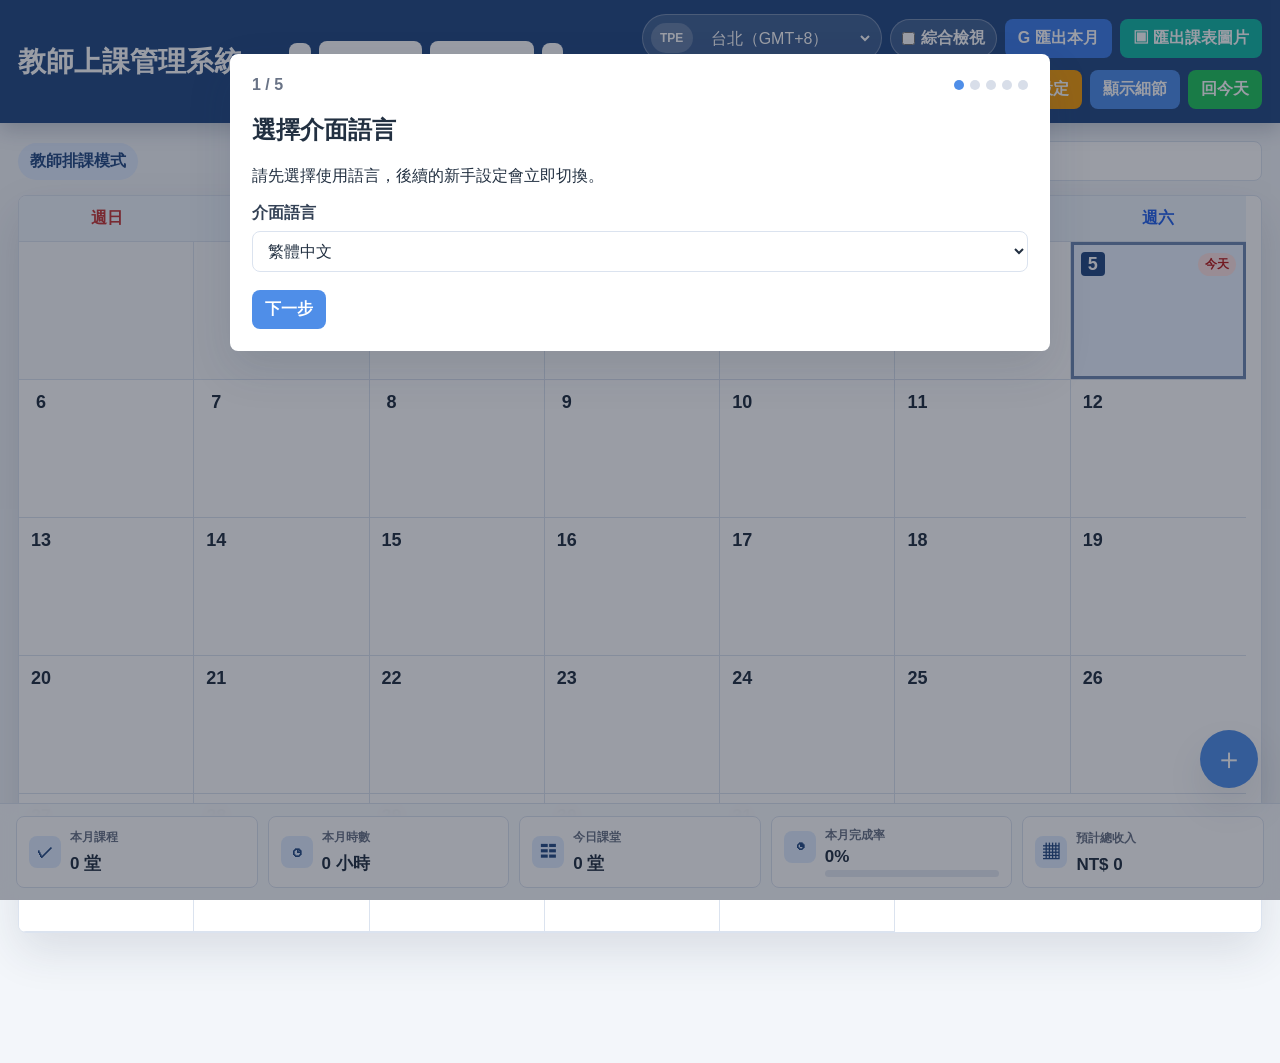
<file: index.html>
<!DOCTYPE html>
<html lang="zh-TW">
<head>
    <meta charset="UTF-8">
    <meta name="viewport" content="width=device-width, initial-scale=1.0">
    <title>教師行程管理系統</title>
    <link rel="stylesheet" href="./style.css">
</head>
<body>
<header>
    <div class="header-container">
        <div class="brand" id="brandTitle">教師上課管理系統</div>

        <div class="selectors">
            <button id="prevMonthBtn" class="icon-btn" title="上個月">‹</button>
            <select id="yearSelect"></select>
            <select id="monthSelect"></select>
            <button id="nextMonthBtn" class="icon-btn" title="下個月">›</button>
        </div>

        <div class="header-actions">
            <div class="timezone-picker">
                <span id="timezoneFlag" class="timezone-flag">TPE</span>
                <select id="timezoneSelect"></select>
            </div>
            <label class="combined-toggle"><input type="checkbox" id="combinedViewToggle">綜合檢視</label>
            <button id="exportCalendarBtn" class="btn btn-export">G 匯出本月</button>
            <button id="exportImageBtn" class="btn btn-image">▣ 匯出課表圖片</button>
            <button id="exportPublicPageBtn" class="btn btn-public">公開頁資料</button>
            <button id="backupBtn" class="btn btn-backup">↓ 備份</button>
            <button id="importBackupBtn" class="btn btn-backup">↑ 匯入</button>
            <input type="file" id="importBackupInput" accept="application/json,.json" class="hidden">
            <button id="openSettingsBtn" class="btn btn-settings">⚙ 設定</button>
            <button id="showDayDetailBtn" class="btn btn-primary">顯示細節</button>
            <button id="backToToday" class="btn btn-today">回今天</button>
        </div>
    </div>
</header>

<main>
    <div class="toolbar">
        <div class="mode-pill" id="modePill">教師排課模式</div>
        <div class="search-box">
            <span>⌕</span>
            <input type="text" id="searchInput" placeholder="搜尋學生、平台或課程內容">
            <button id="clearSearchBtn" class="clear-search hidden">×</button>
        </div>
    </div>

    <div class="calendar-wrapper">
        <div class="weekdays">
            <div>週日</div><div>週一</div><div>週二</div><div>週三</div><div>週四</div><div>週五</div><div>週六</div>
        </div>
        <div id="calendarGrid" class="calendar-grid"></div>
    </div>
</main>

<footer id="statsFooter">
    <div class="footer-container">
        <div class="stat-card">
            <span class="stat-icon">✓</span>
            <span class="stat-label" id="monthCountLabel">本月課程</span>
            <strong><span id="monthCount">0</span> <span id="monthCountUnit">堂</span></strong>
        </div>
        <div class="stat-card">
            <span class="stat-icon">◷</span>
            <span class="stat-label" id="monthHoursLabel">本月時數</span>
            <strong><span id="monthHours">0</span> 小時</strong>
        </div>
        <div class="stat-card">
            <span class="stat-icon">☷</span>
            <span class="stat-label"><span id="selectedDateLabel">今日</span><span id="selectedDayLabel">待辦</span></span>
            <strong><span id="selectedDayCount">0</span> <span id="selectedDayUnit">堂</span></strong>
        </div>
        <div class="stat-card completion-stat">
            <span class="stat-icon">◔</span>
            <span class="stat-label">本月完成率</span>
            <strong id="monthCompletionRate">0%</strong>
            <div class="progress-bar"><div id="completionProgress" class="progress-fill"></div></div>
        </div>
        <div class="stat-card">
            <span class="stat-icon">▦</span>
            <span class="stat-label" id="moneyStatLabel">預計總收入</span>
            <strong><span id="currencyLabel">NT$</span> <span id="estimatedIncome">0</span></strong>
        </div>
    </div>
    <div id="combinedFooterMessage" class="combined-footer-message hidden">此模式僅供檢視。</div>
</footer>

<button id="mobileAddBtn" class="mobile-add-btn">＋</button>

<div id="toast" class="toast hidden">
    <button id="closeToastBtn" class="toast-close" type="button" title="關閉">×</button>
    <span id="toastText"></span>
    <button id="undoDeleteBtn" class="toast-action hidden">復原</button>
</div>

<div id="onboardingModal" class="modal onboarding-modal">
    <div class="modal-box onboarding-box">
        <div class="onboarding-progress">
            <span id="onboardingStepText">1 / 5</span>
            <div class="step-dots">
                <span class="step-dot active"></span><span class="step-dot"></span><span class="step-dot"></span><span class="step-dot"></span><span class="step-dot"></span>
            </div>
        </div>

        <section class="onboarding-step active" data-step="1">
            <h2 data-i18n="chooseLanguageTitle">選擇介面語言</h2>
            <p data-i18n="chooseLanguageHelp">請先選擇使用語言，後續的新手設定會立即切換。</p>
            <div class="form-item">
                <label data-i18n="interfaceLanguage">介面語言</label>
                <select id="setupLanguage">
                    <option value="zh-TW">繁體中文</option>
                    <option value="ja">日本語</option>
                    <option value="en">English</option>
                </select>
            </div>
        </section>

        <section class="onboarding-step" data-step="2">
            <h2>開始設定你的行程工具</h2>
            <p>請先選擇主要用途。之後也可以從設定切換模式，不會刪除既有資料。</p>
            <div class="mode-choice">
                <label><input type="radio" name="setupAppMode" value="teacher" checked><span><strong>教師排課模式</strong><small>適合線上老師、家教、補習班老師管理課程、學生、平台與收入。</small></span></label>
                <label><input type="radio" name="setupAppMode" value="general"><span><strong>一般行事曆模式</strong><small>適合個人行程、花費紀錄、工作安排與生活待辦。</small></span></label>
            </div>
            <div class="form-item">
                <label>顯示名稱</label>
                <input type="text" id="setupTeacherName" placeholder="例如：Syou">
            </div>
            <label class="check-row">
                <input type="checkbox" id="setupShowTeacherName" checked>
                匯出圖片時顯示詳細資訊
            </label>
        </section>

        <section class="onboarding-step" data-step="3">
            <h2>設定時區</h2>
            <p>你可以使用預設時區，也可以自行新增國家／地點與 GMT 時差。</p>
            <div class="form-grid">
                <div class="form-item"><label>主要時區</label><select id="setupBaseTimezone"></select></div>
                <div class="form-item"><label>顯示時區</label><select id="setupDisplayTimezone"></select></div>
            </div>
            <div class="custom-timezone-box">
                <strong>新增自訂時區</strong>
                <div class="custom-timezone-grid">
                    <input type="text" id="setupCustomTimezoneName" placeholder="國家或地點，例如：韓國">
                    <select id="setupCustomTimezoneValue"></select>
                    <button id="setupAddTimezoneBtn" type="button" class="btn btn-primary">新增</button>
                </div>
            </div>
        </section>

        <section class="onboarding-step" data-step="4">
            <h2 id="setupListTitle">設定上課平台</h2>
            <p id="setupListHelp">前 10 個平台可以有不同顏色，第 11 個開始會統一灰色。</p>
            <div class="platform-input-row">
                <input type="text" id="setupPlatformInput" placeholder="輸入平台名稱">
                <button id="setupAddPlatformBtn" type="button" class="btn btn-primary">新增</button>
            </div>
            <div id="setupPlatformList" class="platform-list"></div>
        </section>

        <section class="onboarding-step" data-step="5">
            <h2>準備完成</h2>
            <p>確認後就可以開始使用。之後也能從右上角「設定」修改。</p>
            <div id="setupSummary" class="summary-card"></div>
        </section>

        <div class="onboarding-actions">
            <button id="setupPrevBtn" class="btn btn-cancel" type="button">上一步</button>
            <button id="setupNextBtn" class="btn btn-primary" type="button">下一步</button>
            <button id="setupFinishBtn" class="btn btn-today hidden" type="button">開始使用</button>
        </div>
    </div>
</div>

<div id="settingsModal" class="modal">
    <div class="modal-box settings-box slide-up">
        <button class="close" onclick="closeModal('settingsModal')">×</button>
        <h3>設定</h3>

        <div class="form-item">
            <label>使用模式</label>
            <select id="settingsAppMode">
                <option value="teacher">教師排課模式</option>
                <option value="general">一般行事曆模式</option>
            </select>
        </div>

        <div class="form-item">
            <label data-i18n="interfaceLanguage">介面語言</label>
            <select id="settingsLanguage">
                <option value="zh-TW">繁體中文</option>
                <option value="ja">日本語</option>
                <option value="en">English</option>
            </select>
        </div>

        <label class="check-row"><input type="checkbox" id="settingsShowTeacherName">匯出圖片時顯示詳細資訊</label>

        <div id="settingsEditableFields">
        <div class="form-item"><label>顯示名稱</label><input type="text" id="settingsTeacherName"></div>
        <div class="form-item"><label>公告訊息</label><textarea id="settingsAnnouncement" rows="3" placeholder="例如：本週六上午不開放預約"></textarea></div>

        <div class="form-grid">
            <div class="form-item"><label>主要時區</label><select id="settingsBaseTimezone"></select></div>
            <div class="form-item"><label>顯示時區</label><select id="settingsDisplayTimezone"></select></div>
        </div>
        <small class="hint">主要時區是新增與儲存行程的基準。顯示時區和上方選單僅切換畫面顯示時間。</small><br/>

        <div class="custom-timezone-box">
            <strong>新增自訂時區</strong>
            <div class="custom-timezone-grid">
                <input type="text" id="settingsCustomTimezoneName" placeholder="國家或地點，例如：韓國">
                <select id="settingsCustomTimezoneValue"></select>
                <button id="settingsAddTimezoneBtn" type="button" class="btn btn-primary">新增</button>
            </div>
        </div>

        <div class="form-grid">
            <div class="form-item"><label>幣別</label><input type="text" id="settingsCurrency" placeholder="NT$"></div>
            <div class="form-item"><label>預設時間長度（分鐘）</label><input type="number" id="settingsDefaultDuration" min="1" max="240"></div>
        </div>

        <div class="form-item">
            <label id="settingsListLabel">上課平台與顏色</label>
            <div id="settingsPlatformList" class="platform-edit-list"></div>
            <div class="platform-input-row settings-add-row">
                <input type="text" id="settingsPlatformInput" placeholder="新增平台名稱">
                <button id="settingsAddPlatformBtn" type="button" class="btn btn-primary">新增</button>
            </div>
            <small id="settingsItemHint" class="hint">平台或分類不能有相同名稱。<br>修改既有名稱後，先前建立的課程或行程也會自動套用新名稱。</small>
        </div>
        </div>

        <div class="form-btns settings-actions">
            <button id="settingsResetBtn" class="btn btn-del" type="button">初始化</button>
            <span class="settings-spacer"></span>
            <button id="saveSettingsBtn" class="btn btn-confirm" type="button">儲存設定</button>
            <button class="btn btn-cancel" type="button" onclick="closeModal('settingsModal')">取消</button>
        </div>
    </div>
</div>

<div id="resetConfirmModal" class="modal">
    <div class="modal-box mini bounce-in">
        <h3>確定要初始化嗎？</h3>
        <div class="delete-info-box">
            <p>初始化會清除目前所有資料與個人設定，並回到第一次使用設定畫面。</p>
            <p><strong>重製前會自動下載一份備份檔。</strong></p>
        </div>
        <div class="form-btns">
            <button id="confirmResetBtn" class="btn btn-del" type="button">確定初始化</button>
            <button class="btn btn-cancel" type="button" onclick="closeModal('resetConfirmModal')">取消</button>
        </div>
    </div>
</div>

<div id="detailModal" class="modal">
    <div class="modal-box fade-in">
        <button class="close" onclick="closeModal('detailModal')">×</button>
        <div class="modal-nav">
            <button class="nav-arrow" onclick="changeDate(-1)">‹</button>
            <h3 id="detailDateTitle">日期載入中...</h3>
            <button class="nav-arrow" onclick="changeDate(1)">›</button>
        </div>
        <div id="detailList" class="detail-scroll"></div>
    </div>
</div>

<div id="addModal" class="modal">
    <div class="modal-box slide-up">
        <button class="close" onclick="closeModal('addModal')">×</button>
        <div class="add-title" id="addModalDateTitle">新增排課</div>
        <div class="copy-mode-box hidden" id="copyModeBox">
            <strong id="copyModeLabel">目前是複製模式</strong>
            <span id="copyModeHelp">請確認要複製到哪一天，再按確認儲存。</span>
            <label>複製到日期
                <input type="date" id="copyTargetDate">
            </label>
        </div>

        <form id="scheduleForm">
            <input type="hidden" id="editEventId">

            <div id="teacherFields">
                <div class="form-item">
                    <label>上課平台</label>
                    <div class="flex-input">
                        <select id="platformSelect"></select>
                        <input type="text" id="platformInput" class="hidden" placeholder="自訂平台">
                        <button type="button" class="tool-btn" onclick="toggleInput('platform')">自訂</button>
                    </div>
                </div>
                <div class="form-item"><label>費用</label><input type="number" id="courseFee" placeholder="請輸入金額（選填）"></div>
                <div class="form-item"><label>學生姓名（選填）</label><input type="text" id="studentName" placeholder="請輸入姓名"></div>
            </div>

            <div id="generalFields" class="hidden">
                <div class="form-item">
                    <label>分類（選填）</label>
                    <div class="flex-input">
                        <select id="categorySelect"></select>
                        <input type="text" id="categoryInput" class="hidden" placeholder="自訂分類">
                        <button type="button" class="tool-btn" onclick="toggleInput('category')">自訂</button>
                    </div>
                </div>
                <div class="form-grid">
                    <div class="form-item"><label>對象（選填）</label><input type="text" id="targetPerson" placeholder="例如：朋友、家人、客戶"></div>
                    <div class="form-item"><label>地點（選填）</label><input type="text" id="locationInput" placeholder="例如：台北車站、Zoom 連結"></div>
                </div>
                <div class="form-item">
                    <label>花費明細（選填）</label>
                    <div id="expenseList" class="expense-list"></div>
                    <button id="addExpenseBtn" class="btn btn-backup" type="button">＋ 新增花費項目</button>
                </div>
            </div>

            <div class="form-item">
                <label><span id="timeFieldLabel">時間範圍</span> <span id="modalTimezoneHint"></span></label>
                <div class="flex-input">
                    <div id="timeSelectGroup" class="flex-input time-group">
                        <select id="startTimeSelect"></select><span>～</span><select id="endTimeSelect"></select>
                    </div>
                    <div id="timeInputGroup" class="flex-input time-group hidden">
                        <input type="text" id="startTimeInput" placeholder="09:00"><span>～</span><input type="text" id="endTimeInput" placeholder="10:00">
                    </div>
                    <button type="button" class="tool-btn" onclick="toggleInput('time')">自訂</button>
                </div>
                <small id="generalTimeHint" class="hint hidden">一般模式可不填時間；若填寫時間，會檢查是否與既有行程衝突。</small>
            </div>

            <div class="form-item">
                <label>重複<span id="repeatText">排課</span></label>
                <select id="repeatSelect">
                    <option value="none">不重複</option>
                    <option value="custom">自訂重複日期</option>
                    <option value="dailyWeek">每天重複到本週日</option>
                    <option value="4">每週重複 4 次</option>
                    <option value="weekly8">每週重複 8 次</option>
                    <option value="month">每週重複到本月底</option>
                    <option value="nextMonth">每天重複到本月底（不含六日）</option>
                </select>
                <small id="customRepeatSummary" class="custom-repeat-summary hidden"></small>
                <small class="hint">編輯既有項目時不會套用重複設定。</small>
            </div>

            <div class="form-item">
                <label id="contentLabel">課程內容</label>
                <textarea id="courseContent" rows="3" placeholder="請輸入教材或進度..."></textarea>
            </div>
            <div id="generalNoteField" class="form-item hidden">
                <label>備註（選填）</label>
                <textarea id="noteInput" rows="3" placeholder="補充事項、注意事項或提醒..."></textarea>
            </div>

            <div class="form-btns">
                <button type="submit" class="btn btn-confirm">確認儲存</button>
                <button type="button" class="btn btn-cancel" onclick="closeModal('addModal')">取消</button>
            </div>
        </form>
    </div>
</div>

<div id="customRepeatModal" class="modal">
    <div class="modal-box fade-in">
        <button class="close" id="closeCustomRepeatBtn">×</button>
        <h3>選擇自訂重複日期</h3>
        <div class="custom-repeat-toolbar">
            <button type="button" class="icon-btn" id="customRepeatPrevMonthBtn">‹</button>
            <strong id="customRepeatMonthLabel"></strong>
            <button type="button" class="icon-btn" id="customRepeatNextMonthBtn">›</button>
        </div>
        <div class="custom-repeat-weekdays">
            <span>日</span><span>一</span><span>二</span><span>三</span><span>四</span><span>五</span><span>六</span>
        </div>
        <div class="custom-repeat-grid" id="customRepeatCalendar"></div>
        <div class="form-btns">
            <button type="button" class="btn btn-confirm" id="confirmCustomRepeatBtn">確定</button>
            <button type="button" class="btn btn-cancel" id="cancelCustomRepeatBtn">取消</button>
        </div>
    </div>
</div>

<div id="deleteModal" class="modal">
    <div class="modal-box mini bounce-in">
        <h4>確定要刪除這筆資料嗎？</h4>
        <div id="deleteTargetInfo" class="delete-info-box"></div>
        <div class="form-btns">
            <button id="confirmDelBtn" class="btn btn-del">刪除</button>
            <button onclick="closeModal('deleteModal')" class="btn btn-cancel">保留</button>
        </div>
    </div>
</div>

<div id="imagePreviewModal" class="modal">
    <div class="modal-box image-preview-box fade-in">
        <button class="close" onclick="closeModal('imagePreviewModal')">×</button>
        <h3 id="imagePreviewTitle">課表圖片預覽</h3>
        <div class="preview-scroll"><img id="schedulePreviewImage" alt="行程圖片預覽"></div>
        <div class="form-btns">
            <button id="downloadPreviewImageBtn" class="btn btn-image">↓ 下載圖片</button>
            <button type="button" class="btn btn-cancel" onclick="closeModal('imagePreviewModal')">取消</button>
        </div>
    </div>
</div>

<script src="./i18n.js"></script>
<script src="./script.js"></script>
</body>
</html>
</file>
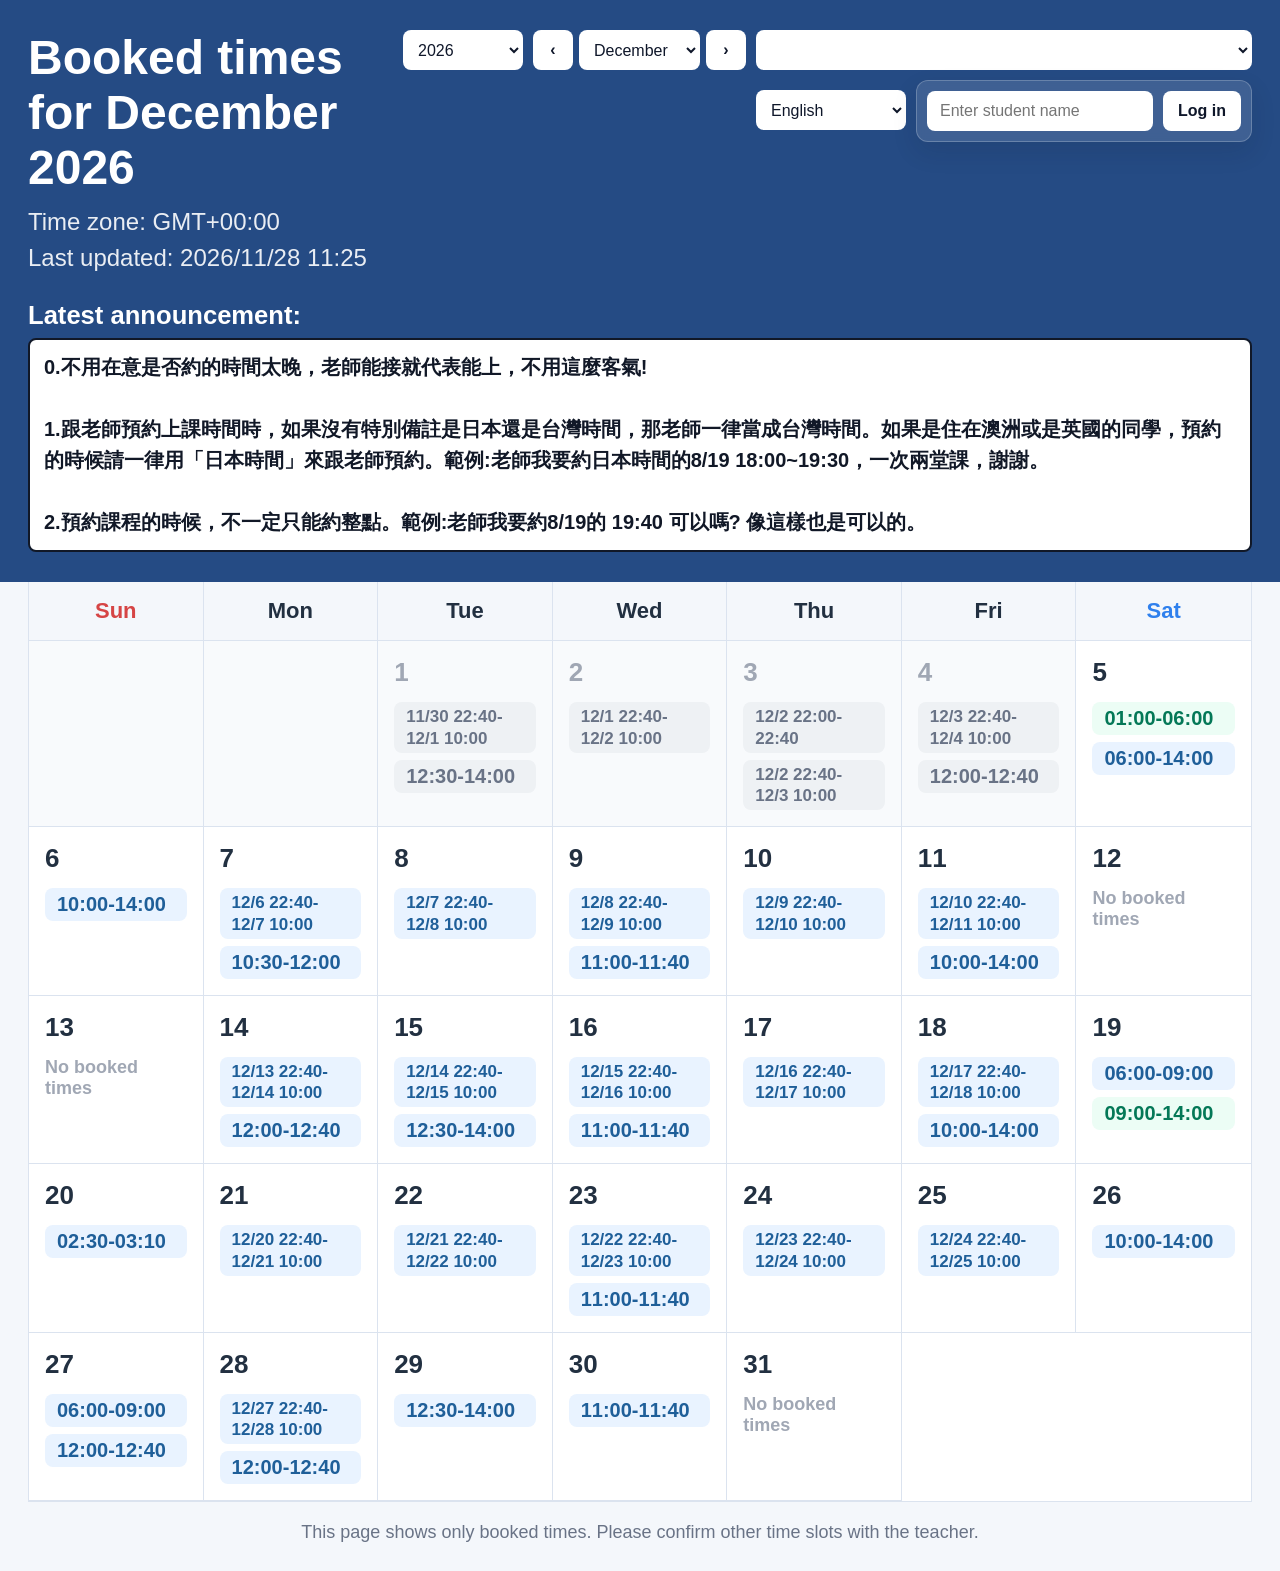
<file: availability.html>
<!DOCTYPE html>
<html lang="zh-TW">
<head>
    <meta charset="UTF-8">
    <meta name="viewport" content="width=device-width, initial-scale=1.0">
    <title>可預約時段查詢</title>
    <style>
        :root {
            --header: #254b84;
            --bg: #f4f7fb;
            --ink: #223041;
            --muted: #697386;
            --line: #dbe3ef;
            --busy: #e9f3ff;
            --busy-text: #1f5f99;
            --general: #ecfdf5;
            --general-text: #047857;
        }

        * { box-sizing: border-box; }

        body {
            margin: 0;
            min-height: 100vh;
            color: var(--ink);
            background: var(--bg);
            font-family: "Microsoft JhengHei", "Noto Sans TC", Arial, sans-serif;
        }

        header {
            color: #ffffff;
            background: var(--header);
        }

        .header-inner {
            max-width: 1400px;
            margin: 0 auto;
            padding: 30px 28px;
            display: grid;
            grid-template-columns: minmax(280px, 1fr) auto;
            align-items: start;
            gap: 20px;
        }

        h1 {
            margin: 0 0 12px;
            font-size: clamp(30px, 5vw, 48px);
            line-height: 1.15;
            letter-spacing: 0;
        }

        .meta {
            display: grid;
            gap: 8px;
            color: rgba(255, 255, 255, .9);
            font-size: clamp(18px, 2.4vw, 24px);
        }

        .announcement-card {
            grid-column: 1 / -1;
            width: 100%;
            margin-top: 8px;
        }

        .announcement-card h3 {
            margin: 0 0 8px;
            color: #ffffff;
            font-size: clamp(20px, 2vw, 26px);
            font-weight: 900;
            line-height: 1.2;
        }

        .announcement-content {
            max-height: 320px;
            overflow-y: auto;
            padding: 12px 14px;
            border: 2px solid #111827;
            border-radius: 8px;
            color: #111827;
            background: #ffffff;
            font-size: clamp(16px, 1.8vw, 20px);
            font-weight: 700;
            line-height: 1.55;
            white-space: pre-wrap;
            overflow-wrap: anywhere;
        }

        .controls {
            display: flex;
            align-items: flex-start;
            justify-content: flex-end;
            gap: 10px;
            flex-wrap: wrap;
        }

        .timezone-login-group {
            display: grid;
            gap: 10px;
        }

        select {
            min-height: 40px;
            border: 1px solid rgba(255, 255, 255, .36);
            border-radius: 8px;
            font: inherit;
            padding: 8px 10px;
            color: #0f172a;
            background: #ffffff;
        }

        #yearSelect { min-width: 120px; }
        #monthSelect { min-width: 100px; }
        #timezoneSelect { min-width: 230px; }
        #languageSelect {
            min-width: 150px;
            margin-top: 10px;
        }

        .month-control {
            display: inline-flex;
            align-items: center;
            gap: 6px;
        }

        .month-arrow {
            width: 40px;
            min-height: 40px;
            border: 1px solid rgba(255, 255, 255, .36);
            border-radius: 8px;
            color: #0f172a;
            background: #ffffff;
            font: inherit;
            font-weight: 900;
            cursor: pointer;
        }

        .month-arrow:hover {
            background: #eef4ff;
        }

        .student-login {
            flex: 1 1 320px;
            max-width: 390px;
            padding: 10px;
            border: 1px solid rgba(255, 255, 255, .22);
            border-radius: 12px;
            background: rgba(255, 255, 255, .12);
            box-shadow: 0 10px 24px rgba(15, 23, 42, .12);
            backdrop-filter: blur(4px);
        }

        .public-tools-row {
            display: flex;
            align-items: flex-start;
            gap: 10px;
        }

        .student-login form,
        .student-login-status {
            display: flex;
            align-items: center;
            gap: 10px;
            flex-wrap: wrap;
        }

        .student-login input {
            min-height: 40px;
            flex: 1 1 190px;
            min-width: 0;
            border: 1px solid rgba(255, 255, 255, .36);
            border-radius: 8px;
            padding: 8px 12px;
            font: inherit;
            color: #0f172a;
            background: #ffffff;
        }

        .student-login button {
            min-height: 40px;
            border: 1px solid rgba(255, 255, 255, .36);
            border-radius: 8px;
            padding: 8px 14px;
            color: #0f172a;
            background: #ffffff;
            font: inherit;
            font-weight: 900;
            cursor: pointer;
        }

        .student-login button:hover {
            background: #eef4ff;
        }

        .student-login-text {
            color: rgba(255, 255, 255, .92);
            font-size: 17px;
            font-weight: 800;
        }

        .student-login-error {
            width: 100%;
            color: #ffe4e6;
            font-size: 15px;
            font-weight: 800;
        }

        main {
            max-width: 1400px;
            margin: 0 auto;
            padding: 0 28px 28px;
        }

        .calendar {
            overflow-x: auto;
            background: #ffffff;
            border: 1px solid var(--line);
            border-top: 0;
        }

        .weekdays, .calendar-grid {
            min-width: 900px;
            display: grid;
            grid-template-columns: repeat(7, 1fr);
        }

        .weekday {
            padding: 16px;
            background: #f4f7fb;
            border-right: 1px solid var(--line);
            border-bottom: 1px solid var(--line);
            text-align: center;
            font-size: 22px;
            font-weight: 900;
        }

        .weekday:first-child { color: #d64545; }
        .weekday:last-child { color: #2f80ed; border-right: 0; }

        .day {
            min-height: 150px;
            padding: 16px;
            border-right: 1px solid var(--line);
            border-bottom: 1px solid var(--line);
            background: #ffffff;
        }

        .day:nth-child(7n) { border-right: 0; }
        .day.empty { background: #f8fafc; }
        .day.past-day { background: #f8fafc; }
        .day.past-day .day-num,
        .day.past-day .none {
            color: #a0a7b4;
        }
        .day.past-day .slot {
            color: #697386;
            background: #eef1f4;
        }

        .day-num {
            display: block;
            margin-bottom: 14px;
            font-size: 26px;
            font-weight: 900;
        }

        .mobile-weekday {
            display: none;
        }

        .slot {
            margin-top: 7px;
            padding: 4px 12px;
            border-radius: 8px;
            color: var(--busy-text);
            background: var(--busy);
            font-size: 20px;
            font-weight: 800;
            line-height: 1.25;
        }

        .slot.date-time {
            font-size: 17px;
        }

        .slot.completed {
            color: #697386;
            background: #eef1f4;
        }

        .slot.general {
            color: var(--general-text);
            background: var(--general);
        }

        .slot.teacher {
            color: var(--busy-text);
            background: var(--busy);
        }

        .slot.untimed {
            color: var(--general-text);
            background: var(--general);
            white-space: normal;
            overflow-wrap: anywhere;
            line-height: 1.3;
        }

        .none {
            color: #a0a7b4;
            font-size: 18px;
            font-weight: 700;
        }

        .footnote {
            padding: 20px 0 0;
            color: var(--muted);
            text-align: center;
            font-size: 18px;
        }

        .data-alert {
            margin: 18px 0;
            padding: 14px 16px;
            border: 1px solid #f59e0b;
            border-radius: 8px;
            color: #7c2d12;
            background: #fff7ed;
            font-size: 17px;
            font-weight: 800;
        }

        .hidden { display: none !important; }
        .data-alert.hidden { display: none; }

        @media (max-width: 700px) {
            .header-inner {
                grid-template-columns: 1fr;
                padding: 24px 16px;
            }
            main { padding: 0 16px 22px; }
            .controls { justify-content: flex-start; }
            .timezone-login-group { width: 100%; }
            .public-tools-row {
                width: 100%;
                flex-direction: column;
            }
            #languageSelect { margin-top: 0; }
            .month-control { width: 100%; }
            .month-control #monthSelect { flex: 1 1 auto; }
            #yearSelect, #monthSelect, #timezoneSelect, #languageSelect { width: 100%; min-width: 0; }
            .student-login { max-width: none; }
            .announcement-card {
                margin-top: 0;
            }
            .announcement-content {
                max-height: none;
                font-size: 16px;
            }
            .student-login form,
            .student-login-status { align-items: stretch; }
            .student-login input,
            .student-login button { width: 100%; }
            .calendar {
                overflow-x: visible;
                border-top: 1px solid var(--line);
            }
            .weekdays {
                display: none;
            }
            .calendar-grid {
                min-width: 0;
                display: block;
            }
            .day {
                min-height: 0;
                padding: 14px 16px 16px;
                border-right: 0;
            }
            .day.empty {
                display: none;
            }
            .day-num {
                margin-bottom: 10px;
                font-size: 24px;
            }
            .mobile-weekday {
                display: inline;
                margin-left: 8px;
                color: var(--muted);
                font-size: 16px;
                font-weight: 800;
            }
            .slot {
                width: 100%;
                max-width: 260px;
                font-size: 18px;
            }
            .slot.date-time {
                font-size: 16px;
            }
        }
    </style>
</head>
<body>
<header>
    <div class="header-inner">
        <div>
            <h1 id="pageTitle">已排課的時間</h1>
            <div class="meta">
                <div id="timezoneLabel">時區：</div>
                <div id="updatedAt">最後更新：</div>
            </div>
        </div>
        <div class="controls">
            <select id="yearSelect" aria-label="選擇年份"></select>
            <div class="month-control">
                <button type="button" class="month-arrow" id="prevMonthBtn" aria-label="上一個月">‹</button>
                <select id="monthSelect"></select>
                <button type="button" class="month-arrow" id="nextMonthBtn" aria-label="下一個月">›</button>
            </div>
            <div class="timezone-login-group">
                <select id="timezoneSelect" aria-label="選擇顯示時區"></select>
                <div class="public-tools-row">
                    <select id="languageSelect" aria-label="選擇語言">
                        <option value="zh-TW">中文</option>
                        <option value="ja">日本語</option>
                        <option value="en">English</option>
                    </select>
                    <div class="student-login" id="studentLoginArea">
                        <form id="studentLoginForm">
                            <input id="studentNameInput" type="text" autocomplete="name" placeholder="輸入學生姓名">
                            <button type="submit" id="studentLoginBtn">登入</button>
                            <div class="student-login-error hidden" id="studentLoginError"></div>
                        </form>
                        <div class="student-login-status hidden" id="studentLoginStatus">
                            <span class="student-login-text" id="studentLoginText"></span>
                            <button type="button" id="studentLogoutBtn">登出</button>
                        </div>
                    </div>
                </div>
            </div>
        </div>
        <section id="announcement" class="announcement-card hidden" aria-label="最新公告">
            <h3>最新公告：</h3>
            <div id="announcementContent" class="announcement-content"></div>
        </section>
    </div>
</header>

<main>
    <div id="dataAlert" class="data-alert hidden"></div>
    <section class="calendar" aria-label="不可預約時間月曆">
        <div class="weekdays" id="weekdays"></div>
        <div class="calendar-grid" id="calendarGrid"></div>
    </section>
    <div class="footnote">此頁僅顯示已排課的時間；其他時段請再與老師確認。</div>
</main>

<script>
    const cacheKey = Date.now();
    const dataScript = document.createElement("script");
    dataScript.src = `./public-schedule-data.js?v=${cacheKey}`;
    dataScript.onload = loadAvailabilityApp;
    dataScript.onerror = () => {
        window.TEACHER_PUBLIC_SCHEDULE = { settings: {}, events: [], loadError: true };
        loadAvailabilityApp();
    };
    document.head.appendChild(dataScript);

    function loadAvailabilityApp() {
        const appScript = document.createElement("script");
        appScript.src = `./availability.js?v=${cacheKey}`;
        appScript.onerror = () => {
            const alert = document.getElementById("dataAlert");
            if (!alert) return;
            const language = (navigator.language || "").startsWith("ja")
                ? "ja"
                : (navigator.language || "").startsWith("en")
                    ? "en"
                    : "zh-TW";
            const messages = {
                "ja": "availability.js が見つかりません。このファイルを availability.html と同じ階層に置き、GitHub に反映してください。",
                "en": "availability.js was not found. Make sure this file is in the same folder as availability.html and has been pushed to GitHub.",
                "zh-TW": "找不到 availability.js。請確認這個檔案已放在 availability.html 同一層，並且已推送到 GitHub。"
            };
            alert.innerText = messages[language] || messages["zh-TW"];
            alert.classList.remove("hidden");
        };
        document.head.appendChild(appScript);
    }
</script>
</body>
</html>
</file>
<file: style.css>
:root {
    --bg: #f3f6fa;
    --panel: #ffffff;
    --ink: #223041;
    --muted: #697386;
    --line: #dbe3ef;
    --primary: #4f8ee8;
    --primary-dark: #2f6fd0;
    --teacher-header: #254b84;
    --general-header: #0f766e;
    --combined-header: #475569;
    --green: #18b96f;
    --red: #ef5350;
    --amber: #f59e0b;
    --purple: #7657e9;
    --shadow: 0 18px 45px rgba(31, 48, 77, .12);
    --radius: 8px;
}

* { box-sizing: border-box; }

body {
    margin: 0;
    min-height: 100vh;
    color: var(--ink);
    background: var(--bg);
    font-family: "Microsoft JhengHei", "Noto Sans TC", Arial, sans-serif;
}

button, input, select, textarea { font: inherit; }
button { cursor: pointer; }
.hidden { display: none !important; }

header {
    position: sticky;
    top: 0;
    z-index: 20;
    color: #ffffff;
    background: var(--teacher-header);
    box-shadow: 0 6px 20px rgba(21, 42, 74, .22);
}

body.mode-general header { background: var(--general-header); }
body.mode-combined header { background: var(--combined-header); }

.header-container {
    max-width: 1440px;
    margin: 0 auto;
    padding: 14px 18px;
    display: flex;
    align-items: center;
    gap: 14px;
    flex-wrap: wrap;
}

.brand {
    flex: 1 1 240px;
    min-width: 190px;
    font-weight: 900;
    font-size: clamp(20px, 2.2vw, 30px);
    line-height: 1.2;
    word-break: break-word;
}

.selectors, .header-actions, .timezone-picker, .toolbar, .flex-input, .form-btns {
    display: flex;
    align-items: center;
    gap: 8px;
}

.selectors { flex: 0 0 auto; }

.header-actions {
    flex: 2 1 650px;
    justify-content: flex-end;
    flex-wrap: wrap;
}

select, input, textarea {
    width: 100%;
    border: 1px solid var(--line);
    border-radius: var(--radius);
    background: #ffffff;
    color: var(--ink);
    padding: 10px 11px;
    outline: none;
}

textarea {
    resize: vertical;
    min-height: 82px;
}

select:focus, input:focus, textarea:focus {
    border-color: var(--primary);
    box-shadow: 0 0 0 3px rgba(79, 142, 232, .16);
}

header select {
    min-height: 38px;
    border-color: rgba(255, 255, 255, .32);
    color: #0f172a;
    background: #ffffff;
}

.icon-btn, .btn, .tool-btn, .nav-arrow, .event-action, .close, .clear-search {
    border: 0;
    border-radius: var(--radius);
    transition: .18s ease;
}

.icon-btn {
    width: 38px;
    height: 38px;
    font-size: 28px;
    color: var(--teacher-header);
    background: #ffffff;
}

body.mode-general .icon-btn { color: var(--general-header); }
body.mode-combined .icon-btn { color: var(--combined-header); }

.btn {
    min-height: 38px;
    padding: 9px 13px;
    color: #ffffff;
    font-weight: 800;
    white-space: nowrap;
}

.btn-primary, .btn-confirm { background: var(--primary); }
.btn-primary:hover, .btn-confirm:hover { background: var(--primary-dark); }
.btn-export { background: #3f7ee8; }
.btn-image { background: #14b8a6; }
.btn-public { background: #475569; }
.btn-backup { background: var(--purple); }
.btn-settings { background: #f59e0b; color: #ffffff; }
.btn-today { background: #22c55e; }
.btn-cancel { background: #edf2f8; color: #334155; }
.btn-del { background: var(--red); }

.timezone-picker {
    padding: 4px 8px;
    border: 1px solid rgba(255, 255, 255, .28);
    border-radius: 999px;
    background: rgba(255, 255, 255, .14);
}

.combined-toggle {
    min-height: 38px;
    display: inline-flex;
    align-items: center;
    gap: 6px;
    padding: 8px 11px;
    border: 1px solid rgba(255, 255, 255, .28);
    border-radius: 999px;
    background: rgba(255, 255, 255, .14);
    color: #ffffff;
    font-weight: 900;
    white-space: nowrap;
}

.combined-toggle input {
    width: auto;
    margin: 0;
    accent-color: #ffffff;
}

.timezone-picker select {
    width: 172px;
    border: 0;
    color: #ffffff;
    background: transparent;
    padding: 6px 24px 6px 6px;
    box-shadow: none;
}

.timezone-picker select option { color: #111827; }

.timezone-flag {
    display: inline-flex;
    min-width: 42px;
    height: 30px;
    align-items: center;
    justify-content: center;
    border-radius: 999px;
    background: rgba(255, 255, 255, .2);
    color: #ffffff;
    font-weight: 900;
    font-size: 12px;
}

main {
    max-width: 1440px;
    margin: 0 auto;
    padding: 18px;
    padding-bottom: 130px;
}

.toolbar {
    justify-content: space-between;
    flex-wrap: wrap;
    margin-bottom: 14px;
}

.mode-pill {
    padding: 8px 12px;
    border-radius: 999px;
    background: #e0ecff;
    color: var(--teacher-header);
    font-weight: 900;
}

body.mode-general .mode-pill {
    background: #ccfbf1;
    color: #115e59;
}

body.mode-combined .mode-pill {
    background: #e2e8f0;
    color: #334155;
}

.search-box {
    flex: 1 1 320px;
    max-width: 520px;
    display: flex;
    align-items: center;
    gap: 8px;
    padding: 0 12px;
    border: 1px solid var(--line);
    border-radius: var(--radius);
    background: #ffffff;
}

.search-box input {
    border: 0;
    box-shadow: none;
    padding-left: 0;
}

.clear-search {
    width: 28px;
    height: 28px;
    background: #edf2f8;
    color: #475569;
    font-size: 18px;
}

.calendar-wrapper {
    overflow: auto;
    border: 1px solid var(--line);
    border-radius: var(--radius);
    background: #ffffff;
    box-shadow: var(--shadow);
    scrollbar-gutter: stable;
}

.weekdays, .calendar-grid {
    display: grid;
    grid-template-columns: repeat(7, minmax(0, 1fr));
}

.weekdays {
    background: #eef4fb;
    border-bottom: 1px solid var(--line);
}

.weekdays div {
    padding: 12px 6px;
    text-align: center;
    font-weight: 900;
}

.weekdays div:first-child { color: #c63737; }
.weekdays div:last-child { color: #2563eb; }

.day-cell {
    min-height: 138px;
    padding: 10px;
    border-right: 1px solid var(--line);
    border-bottom: 1px solid var(--line);
    background: #ffffff;
    position: relative;
}

.day-cell:nth-child(7n) { border-right: 0; }
.day-cell.empty { background: #f8fafc; }
.day-cell.is-today { background: #f7fbff; }
.day-cell.completed-day { background: #f7fff9; }
.day-cell.selected,
.day-cell.selected.is-today,
.day-cell.selected.completed-day {
    background: #e8f1ff;
    box-shadow: inset 0 0 0 3px rgba(37, 75, 132, .62);
    z-index: 1;
}

body.mode-general .day-cell.selected,
body.mode-general .day-cell.selected.is-today,
body.mode-general .day-cell.selected.completed-day {
    background: #dff4ed;
    box-shadow: inset 0 0 0 3px rgba(15, 118, 110, .62);
}

.day-num-row {
    display: flex;
    align-items: center;
    justify-content: space-between;
    margin-bottom: 7px;
}

.day-num {
    display: inline-flex;
    align-items: center;
    justify-content: center;
    min-width: 24px;
    height: 24px;
    border-radius: 4px;
    font-weight: 900;
    font-size: 18px;
    cursor: pointer;
    user-select: none;
}

.day-cell.selected .day-num {
    background: var(--teacher-header);
    color: #ffffff;
    padding: 0 5px;
}

body.mode-general .day-cell.selected .day-num {
    background: var(--general-header);
}

.today-badge {
    padding: 3px 7px;
    border-radius: 999px;
    background: #fee2e2;
    color: #b91c1c;
    font-size: 12px;
    font-weight: 900;
}

.event-list-mini {
    display: grid;
    gap: 6px;
}

.event-tag-item {
    min-height: 30px;
    display: flex;
    align-items: flex-start;
    justify-content: space-between;
    gap: 6px;
    padding: 6px 6px 6px 8px;
    border-radius: 7px;
    font-size: 12px;
    font-weight: 900;
    line-height: 1.25;
    text-shadow: 0 1px 1px rgba(0, 0, 0, .18);
    cursor: pointer;
}

.event-tag-item.selected-event {
    outline: 3px solid rgba(15, 23, 42, .72);
    outline-offset: 2px;
}

.event-tag-item.drag-source {
    opacity: .45;
}

.event-drag-ghost {
    position: fixed;
    z-index: 3000;
    width: 190px;
    max-width: calc(100vw - 24px);
    pointer-events: none;
    box-shadow: 0 10px 24px rgba(15, 23, 42, .28);
    opacity: .94;
}

.day-cell.drop-target {
    box-shadow: inset 0 0 0 4px #22c55e;
    background: #f0fdf4;
}

.day-cell.drop-target.drop-conflict {
    box-shadow: inset 0 0 0 4px #dc2626;
    background: #fef2f2;
}

.event-tag-item span {
    min-width: 0;
    flex: 1 1 auto;
    overflow-wrap: anywhere;
    word-break: break-word;
    white-space: normal;
}

.event-tag-actions {
    display: flex;
    gap: 3px;
    flex: 0 0 auto;
    align-self: flex-start;
}

.event-action {
    width: 22px;
    height: 22px;
    color: inherit;
    background: rgba(255, 255, 255, .24);
}

.completed-event {
    opacity: .62;
    text-decoration: line-through;
}

.copy-mode-box {
    display: grid;
    gap: 8px;
    margin: 12px 0 16px;
    padding: 12px;
    border: 1px solid #f59e0b;
    border-radius: var(--radius);
    background: #fffbeb;
    color: #92400e;
}

.copy-mode-box strong {
    font-size: 15px;
}

.copy-mode-box span {
    color: #b45309;
    font-size: 13px;
    font-weight: 800;
}

.copy-mode-box label {
    display: grid;
    gap: 6px;
    color: #7c2d12;
    font-weight: 900;
}

.copy-mode-box.hidden {
    display: none;
}

.no-match-text {
    color: #94a3b8;
    font-size: 12px;
    padding-top: 5px;
}

footer {
    position: fixed;
    left: 0;
    right: 0;
    bottom: 0;
    z-index: 15;
    padding: 12px 16px;
    background: rgba(248, 250, 252, .94);
    border-top: 1px solid var(--line);
    backdrop-filter: blur(10px);
    transition: transform .22s ease;
}

footer.collapsed {
    transform: translateY(calc(100% - 1px));
}

.footer-container {
    max-width: 1440px;
    margin: 0 auto;
    display: grid;
    grid-template-columns: repeat(5, minmax(150px, 1fr));
    gap: 10px;
}

.combined-footer-message {
    max-width: 1440px;
    margin: 0 auto;
    padding: 14px 12px;
    color: #475569;
    text-align: center;
    font-weight: 900;
}

.stat-card {
    min-width: 0;
    display: grid;
    grid-template-columns: auto 1fr;
    align-items: center;
    column-gap: 9px;
    row-gap: 3px;
    padding: 10px 12px;
    border: 1px solid var(--line);
    border-radius: var(--radius);
    background: #ffffff;
}

#statsFooter.search-results .stat-card {
    border-color: #f59e0b;
    background: #fffbeb;
    box-shadow: inset 0 0 0 1px rgba(245, 158, 11, .18);
}

#statsFooter.search-results .stat-icon {
    background: #fef3c7;
    color: #d97706;
}

#statsFooter.search-results .stat-label {
    color: #b45309;
}

.stat-icon {
    grid-row: span 2;
    width: 32px;
    height: 32px;
    display: inline-flex;
    align-items: center;
    justify-content: center;
    border-radius: 8px;
    background: #e0ecff;
    color: var(--teacher-header);
    font-weight: 900;
}

body.mode-general .stat-icon {
    background: #ccfbf1;
    color: #115e59;
}

.stat-label {
    color: var(--muted);
    font-size: 12px;
    font-weight: 800;
}

.stat-card strong {
    min-width: 0;
    overflow: hidden;
    text-overflow: ellipsis;
    white-space: nowrap;
    font-size: 17px;
}

.progress-bar {
    grid-column: 2;
    height: 7px;
    border-radius: 999px;
    background: #e5eaf2;
    overflow: hidden;
}

.progress-fill {
    height: 100%;
    width: 0;
    border-radius: inherit;
    background: linear-gradient(90deg, #22c55e, #4f8ee8);
}

#statsFooter.search-results .progress-fill {
    background: linear-gradient(90deg, #f59e0b, #f97316);
}

body.mode-general .progress-fill {
    background: linear-gradient(90deg, #14b8a6, #0f766e);
}

body.mode-general #statsFooter.search-results .progress-fill {
    background: linear-gradient(90deg, #f59e0b, #f97316);
}

.mobile-add-btn {
    position: fixed;
    right: 22px;
    bottom: 112px;
    z-index: 18;
    width: 58px;
    height: 58px;
    border: 0;
    border-radius: 50%;
    background: var(--primary);
    color: #ffffff;
    box-shadow: var(--shadow);
    font-size: 30px;
}

body.mode-general .mobile-add-btn { background: var(--general-header); }

body.footer-collapsed main {
    padding-bottom: 72px;
}

body.footer-collapsed .mobile-add-btn {
    bottom: 30px;
}

.modal {
    display: none;
    position: fixed;
    inset: 0;
    z-index: 50;
    padding: 18px;
    overflow: auto;
    background: rgba(15, 23, 42, .42);
}

.modal-box {
    width: min(680px, 100%);
    margin: 36px auto;
    padding: 22px;
    border-radius: var(--radius);
    background: #ffffff;
    box-shadow: var(--shadow);
    position: relative;
}

.settings-box, .onboarding-box { width: min(820px, 100%); }

#settingsEditableFields {
    transition: opacity .18s ease, filter .18s ease;
}

#settingsEditableFields.settings-readonly {
    opacity: .46;
    filter: grayscale(.45);
}

#settingsEditableFields.settings-readonly input,
#settingsEditableFields.settings-readonly select,
#settingsEditableFields.settings-readonly button {
    cursor: not-allowed;
}

.settings-combined-note {
    padding: 14px;
    border: 1px dashed #94a3b8;
    border-radius: var(--radius);
    background: #f8fafc;
    color: #475569;
    line-height: 1.65;
}
.mini { width: min(440px, 100%); }
.image-preview-box { width: min(1100px, 100%); }

.close {
    position: absolute;
    top: 12px;
    right: 12px;
    width: 34px;
    height: 34px;
    background: #edf2f8;
    color: #334155;
    font-size: 22px;
}

.form-item { margin: 14px 0; }

.form-item label {
    display: block;
    margin-bottom: 7px;
    color: #334155;
    font-weight: 900;
}

#modalTimezoneHint {
    margin-left: 6px;
    color: #dc2626;
    font-weight: 900;
}

.form-grid {
    display: grid;
    grid-template-columns: repeat(2, minmax(0, 1fr));
    gap: 12px;
}

.tool-btn {
    flex: 0 0 auto;
    min-height: 39px;
    padding: 8px 10px;
    background: #edf2f8;
    color: #334155;
    font-weight: 900;
}

.time-group { flex: 1 1 auto; }

.hint {
    display: block;
    color: var(--muted);
    margin-top: 6px;
    line-height: 1.5;
}

.custom-repeat-summary {
    color: #dc2626;
    display: block;
    font-size: 13px;
    line-height: 1.6;
    margin-top: 6px;
}

.custom-repeat-toolbar {
    align-items: center;
    display: flex;
    justify-content: space-between;
    margin: 16px 0 10px;
}

.custom-repeat-weekdays,
.custom-repeat-grid {
    display: grid;
    grid-template-columns: repeat(7, minmax(0, 1fr));
}

.custom-repeat-weekdays span {
    background: #eef4fb;
    border: 1px solid #d8e2ee;
    color: #334155;
    font-weight: 700;
    padding: 8px 0;
    text-align: center;
}

.custom-repeat-day {
    aspect-ratio: 1;
    background: #ffffff;
    border: 1px solid #e2e8f0;
    color: #1e293b;
}

.custom-repeat-day.selected {
    background: #fee2e2;
    border-color: #dc2626;
    color: #b91c1c;
    font-weight: 700;
}

.check-row {
    display: flex;
    align-items: center;
    gap: 9px;
    margin: 12px 0;
    font-weight: 800;
}

.check-row input { width: auto; }

.onboarding-progress {
    display: flex;
    align-items: center;
    justify-content: space-between;
    margin-bottom: 18px;
    color: var(--muted);
    font-weight: 900;
}

.step-dots { display: flex; gap: 6px; }

.step-dot {
    width: 10px;
    height: 10px;
    border-radius: 50%;
    background: #d8dee9;
}

.step-dot.active { background: var(--primary); }
body.mode-general .step-dot.active { background: var(--general-header); }
.onboarding-step { display: none; }
.onboarding-step.active { display: block; }

.mode-choice {
    display: grid;
    grid-template-columns: repeat(2, minmax(0, 1fr));
    gap: 12px;
    margin: 16px 0;
}

.mode-choice label {
    display: flex;
    gap: 10px;
    padding: 14px;
    border: 1px solid var(--line);
    border-radius: var(--radius);
    cursor: pointer;
    transition: border-color .18s ease, box-shadow .18s ease, background .18s ease;
}

.mode-choice label:hover {
    border-color: rgba(79, 142, 232, .55);
    background: #f8fbff;
}

.mode-choice label:has(input:checked) {
    border-color: var(--primary);
    background: #eef5ff;
    box-shadow: 0 0 0 3px rgba(79, 142, 232, .14);
}

body.mode-general .mode-choice label:has(input:checked) {
    border-color: var(--general-header);
    background: #ecfdf5;
    box-shadow: 0 0 0 3px rgba(15, 118, 110, .13);
}

.mode-choice input {
    width: auto;
    margin-top: 4px;
}

.mode-choice small {
    display: block;
    margin-top: 4px;
    color: var(--muted);
    line-height: 1.45;
}

.onboarding-actions, .settings-actions {
    display: flex;
    align-items: center;
    gap: 8px;
    margin-top: 18px;
    flex-wrap: wrap;
}

.settings-spacer { flex: 1; }

.custom-timezone-box, .summary-card, .delete-info-box {
    padding: 14px;
    border: 1px solid var(--line);
    border-radius: var(--radius);
    background: #f8fafc;
}

.custom-timezone-grid, .platform-input-row {
    display: grid;
    grid-template-columns: minmax(0, 1fr) auto auto;
    gap: 8px;
    margin-top: 10px;
}

.settings-add-row {
    grid-template-columns: minmax(0, 1fr) auto;
}

.platform-list {
    display: flex;
    flex-wrap: wrap;
    gap: 8px;
    margin-top: 12px;
}

.platform-chip {
    display: inline-flex;
    align-items: center;
    gap: 7px;
    padding: 7px 9px;
    border-radius: 999px;
    background: var(--chip-color);
    color: var(--chip-text, #ffffff);
    font-weight: 900;
    border: 1px solid rgba(15, 23, 42, .08);
}

.platform-chip button {
    width: 22px;
    height: 22px;
    border: 0;
    border-radius: 50%;
    background: rgba(255, 255, 255, .3);
    color: inherit;
}

.platform-edit-list, .expense-list {
    display: grid;
    gap: 8px;
}

.platform-edit-row {
    display: grid;
    grid-template-columns: minmax(0, 1fr) 64px 64px;
    gap: 8px;
    align-items: center;
}

.platform-color-input {
    width: 64px;
    height: 38px;
    padding: 4px;
    border-radius: 8px;
    background: #ffffff;
}

.expense-row {
    display: grid;
    grid-template-columns: minmax(0, 1fr) 130px auto;
    gap: 8px;
    align-items: center;
}

.modal-nav {
    display: flex;
    align-items: center;
    justify-content: center;
    gap: 12px;
}

.nav-arrow {
    width: 38px;
    height: 38px;
    background: #edf2f8;
    color: #334155;
    font-size: 26px;
}

.detail-scroll {
    max-height: 62vh;
    overflow: auto;
    display: grid;
    gap: 10px;
    margin-top: 12px;
}

.detail-event {
    padding: 14px;
    border: 1px solid var(--line);
    border-left: 5px solid var(--primary);
    border-radius: var(--radius);
    background: #ffffff;
}

body.mode-general .detail-event { border-left-color: var(--general-header); }
.detail-event.completed { opacity: .68; background: #f8fafc; }

.detail-actions {
    float: right;
    display: flex;
    gap: 6px;
}

.detail-action {
    border: 0;
    border-radius: 6px;
    padding: 5px 8px;
    color: #ffffff;
    font-weight: 900;
}

.detail-action.edit { background: var(--primary); }
.detail-action.copy { background: #d97706; }
.detail-action.delete { background: var(--red); }

.preview-scroll {
    max-height: 70vh;
    overflow: auto;
    border: 1px solid var(--line);
    border-radius: var(--radius);
    background: #f8fafc;
}

.preview-scroll img {
    display: block;
    max-width: 100%;
    margin: 0 auto;
}

.toast {
    position: fixed;
    right: 18px;
    bottom: 110px;
    z-index: 70;
    display: flex;
    align-items: center;
    gap: 10px;
    max-width: 360px;
    padding: 18px 34px 14px 14px;
    border-radius: var(--radius);
    background: #0f172a;
    color: #ffffff;
    box-shadow: var(--shadow);
}

.toast-close {
    position: absolute;
    top: 6px;
    right: 7px;
    width: 22px;
    height: 22px;
    border: 0;
    border-radius: 50%;
    background: transparent;
    color: rgba(255, 255, 255, .82);
    font-size: 18px;
    line-height: 1;
    cursor: pointer;
}

.toast-close:hover {
    background: rgba(255, 255, 255, .14);
    color: #ffffff;
}

.toast-action {
    border: 0;
    border-radius: 6px;
    padding: 6px 9px;
    color: #0f172a;
    background: #ffffff;
    font-weight: 900;
}

.fade-in { animation: fadeIn .18s ease; }
.slide-up { animation: slideUp .2s ease; }
.bounce-in { animation: bounceIn .2s ease; }

@keyframes fadeIn { from { opacity: 0; } to { opacity: 1; } }
@keyframes slideUp { from { transform: translateY(16px); opacity: 0; } to { transform: translateY(0); opacity: 1; } }
@keyframes bounceIn { from { transform: scale(.96); opacity: 0; } to { transform: scale(1); opacity: 1; } }

@media (max-width: 1024px) {
    .footer-container { grid-template-columns: repeat(3, minmax(150px, 1fr)); }
    main { padding-bottom: 190px; }
    .mobile-add-btn { bottom: 172px; }
    body.footer-collapsed main { padding-bottom: 72px; }
    body.footer-collapsed .mobile-add-btn { bottom: 30px; }
    .brand { flex-basis: 100%; }
    .selectors { order: 2; }
    .header-actions { order: 3; flex-basis: 100%; justify-content: flex-start; }
}

@media (max-width: 760px) {
    .header-container { align-items: stretch; }
    .selectors, .header-actions { width: 100%; justify-content: flex-start; }
    .header-actions .btn, .timezone-picker { flex: 1 1 calc(50% - 8px); }
    .timezone-picker select { width: 100%; }
    .calendar-wrapper { border-radius: 0; margin-inline: -10px; }
    .weekdays, .calendar-grid { min-width: 760px; }
    .weekdays div { font-size: 12px; padding: 9px 2px; }
    .day-cell { min-height: 104px; padding: 6px; }
    .event-tag-item { font-size: 11px; padding: 5px; }
    .event-tag-actions { display: none; }
    .footer-container { grid-template-columns: repeat(2, minmax(0, 1fr)); }
    main { padding: 12px 10px 245px; }
    footer { padding: 9px; }
    .mobile-add-btn { right: 16px; bottom: 226px; }
    body.footer-collapsed main { padding-bottom: 72px; }
    body.footer-collapsed .mobile-add-btn { bottom: 30px; }
    .modal { padding: 10px; }
    .modal-box { margin: 16px auto; padding: 18px; }
    .close { top: 8px; right: 8px; }
    .settings-actions .btn, .onboarding-actions .btn, .form-btns .btn {
        flex: 1 1 auto;
    }
    .form-grid, .mode-choice, .custom-timezone-grid, .platform-input-row, .platform-edit-row, .expense-row {
        grid-template-columns: 1fr;
    }
    .platform-color-input { width: 100%; }
    .flex-input { align-items: stretch; flex-wrap: wrap; }
}

@media (max-width: 520px) {
    .footer-container { grid-template-columns: 1fr; }
    main { padding-bottom: 375px; }
    .mobile-add-btn { bottom: 354px; }
    body.footer-collapsed main { padding-bottom: 72px; }
    body.footer-collapsed .mobile-add-btn { bottom: 30px; }
    .stat-card { grid-template-columns: auto 1fr; }
    .header-actions .btn, .timezone-picker { flex-basis: 100%; }
    .selectors {
        display: grid;
        grid-template-columns: 38px 1fr 1fr 38px;
    }
    .toast {
        left: 10px;
        right: 10px;
        bottom: 92px;
        max-width: none;
    }
}
</file>
